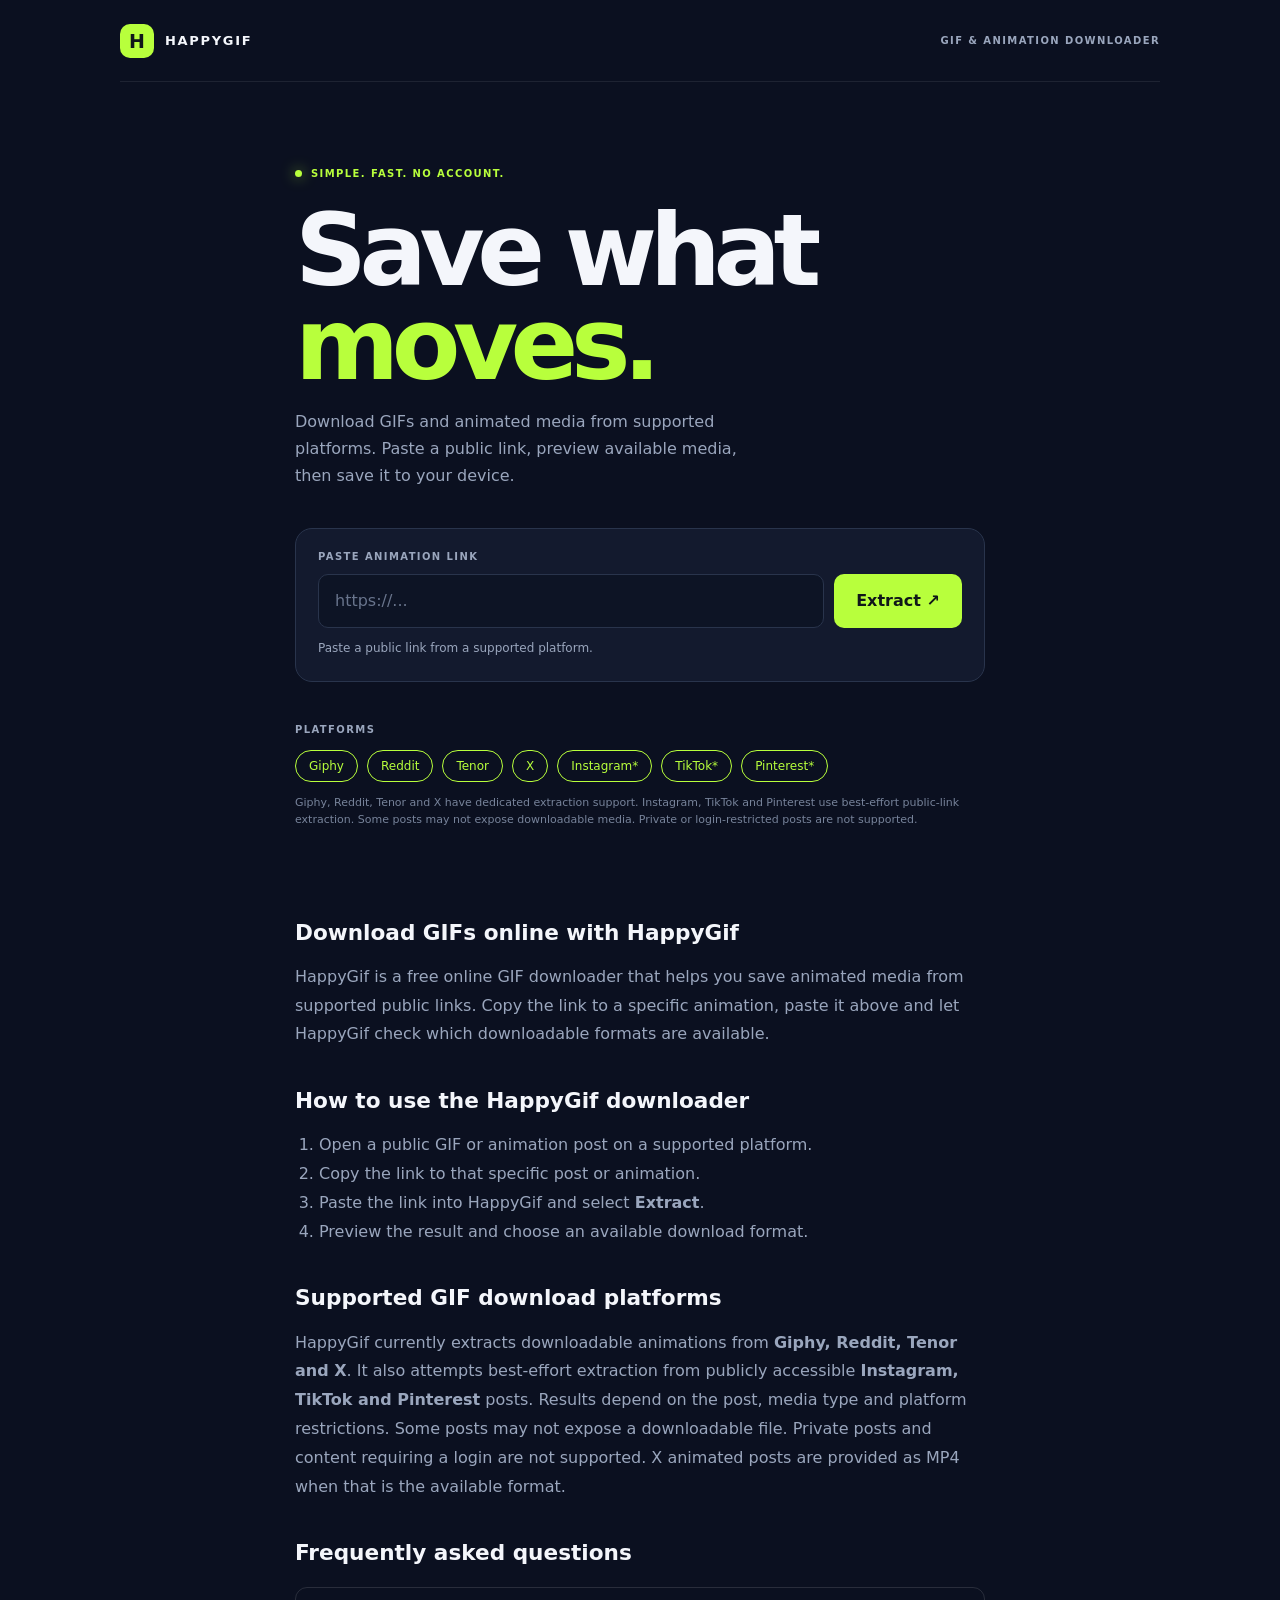
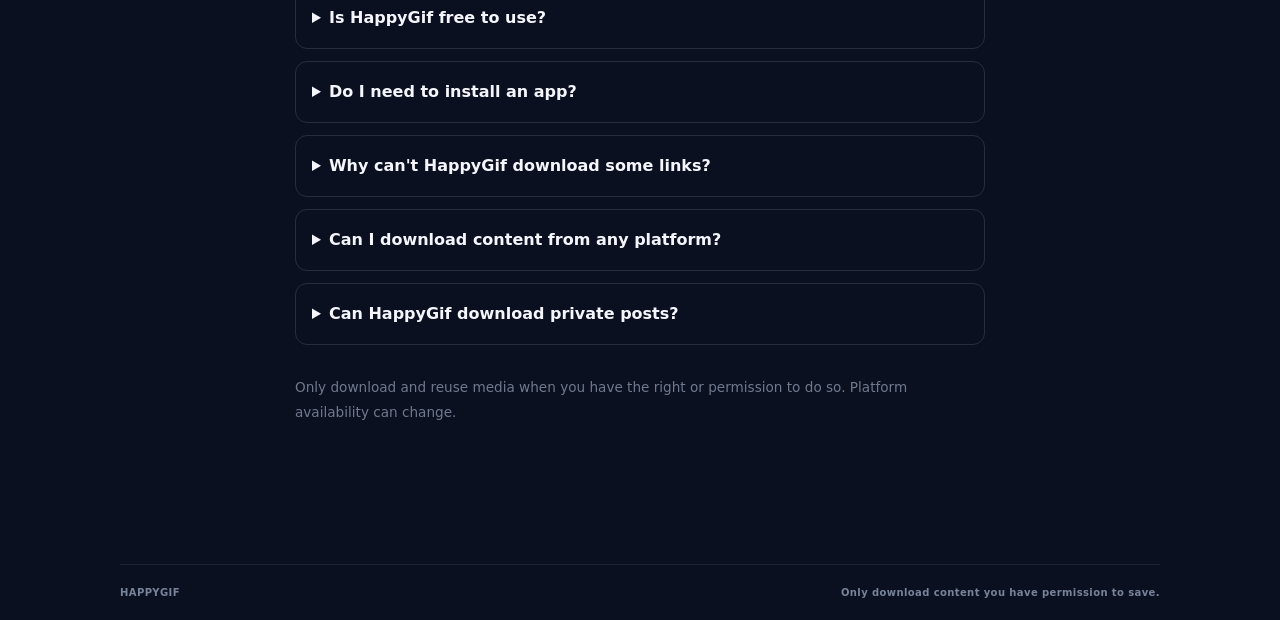
<file: index.html>
<!doctype html>
<html lang="en">
<head>
  <meta charset="UTF-8">
  <meta name="viewport" content="width=device-width, initial-scale=1">

  <title>HappyGif — Download GIFs Online</title>

  <meta name="description" content="Download GIFs and animated media from Giphy, Reddit, Tenor, X, Instagram, TikTok and Pinterest when publicly accessible. Paste a link, preview available media and save it with HappyGif.">

  <meta name="robots" content="index, follow, max-image-preview:large">
  <meta name="theme-color" content="#0b1020">

  <link rel="canonical" href="https://happygif.onrender.com/">
  <link rel="icon" type="image/svg+xml" href="/favicon.svg">
  <link rel="stylesheet" href="/style.css">

  <!-- Open Graph -->
  <meta property="og:type" content="website">
  <meta property="og:site_name" content="HappyGif">
  <meta property="og:title" content="HappyGif — Download GIFs Online">
  <meta property="og:description" content="Paste a public link from a supported platform. Preview available media and download it with HappyGif.">
  <meta property="og:url" content="https://happygif.onrender.com/">

  <!-- X / Twitter -->
  <meta name="twitter:card" content="summary">
  <meta name="twitter:title" content="HappyGif — Download GIFs Online">
  <meta name="twitter:description" content="Download GIFs and supported animated media from public links with HappyGif.">

  <!-- Search engine structured data -->
  <script type="application/ld+json">
  {
    "@context": "https://schema.org",
    "@type": "WebApplication",
    "name": "HappyGif",
    "url": "https://happygif.onrender.com/",
    "description": "An online tool for previewing and downloading GIFs and animated media from supported public links on Giphy, Reddit, Tenor, X, Instagram, TikTok and Pinterest.",
    "applicationCategory": "UtilitiesApplication",
    "operatingSystem": "Any",
    "offers": {
      "@type": "Offer",
      "price": "0",
      "priceCurrency": "USD"
    }
  }
  </script>

  <!-- FAQ structured data -->
  <script type="application/ld+json">
  {
    "@context": "https://schema.org",
    "@type": "FAQPage",
    "mainEntity": [
      {
        "@type": "Question",
        "name": "How do I download a GIF with HappyGif?",
        "acceptedAnswer": {
          "@type": "Answer",
          "text": "Copy a public animation link from a supported platform, paste it into HappyGif, select Extract, preview the result and choose an available download format."
        }
      },
      {
        "@type": "Question",
        "name": "Which platforms does HappyGif support?",
        "acceptedAnswer": {
          "@type": "Answer",
          "text": "HappyGif extracts downloadable media from Giphy, Reddit, Tenor and X, and attempts best-effort extraction from publicly accessible Instagram, TikTok and Pinterest posts. Results vary by post and platform restrictions."
        }
      },
      {
        "@type": "Question",
        "name": "Does HappyGif require an account?",
        "acceptedAnswer": {
          "@type": "Answer",
          "text": "No. HappyGif can be used without creating an account."
        }
      },
      {
        "@type": "Question",
        "name": "Why does an X download save as an MP4?",
        "acceptedAnswer": {
          "@type": "Answer",
          "text": "Animated media from X is often delivered as MP4 video, so HappyGif provides the available MP4 download."
        }
      },
      {
        "@type": "Question",
        "name": "Can HappyGif download private posts?",
        "acceptedAnswer": {
          "@type": "Answer",
          "text": "No. HappyGif does not bypass private-account restrictions or login requirements. Only publicly accessible media that can be retrieved is supported."
        }
      }
    ]
  }
  </script>
</head>

<body>
  <main class="page">

    <nav class="nav" aria-label="Main navigation">
      <a class="brand" href="/" aria-label="HappyGif home">
        <span class="brand-mark">H</span>
        <span>HAPPYGIF</span>
      </a>

      <span class="nav-note">GIF & ANIMATION DOWNLOADER</span>
    </nav>

    <section class="hero">

      <div class="eyebrow">
        <span class="pulse"></span>
        SIMPLE. FAST. NO ACCOUNT.
      </div>

      <h1>Save what<br><span>moves.</span></h1>

      <p class="intro">
        Download GIFs and animated media from supported platforms.
        Paste a public link, preview available media, then save it to your device.
      </p>

      <form id="extract-form" class="extract-card">

        <label for="media-url">PASTE ANIMATION LINK</label>

        <div class="input-row">
          <input
            id="media-url"
            name="url"
            type="url"
            placeholder="https://..."
            autocomplete="url"
            required
          >

          <button id="extract-button" type="submit">
            Extract <span aria-hidden="true">↗</span>
          </button>
        </div>

        <p id="message" class="message" role="status" aria-live="polite">
          Paste a public link from a supported platform.
        </p>

      </form>

      <div id="result"></div>

      <div class="supported">

        <span>PLATFORMS</span>

        <div class="platforms">
          <span class="live">Giphy</span>
          <span class="live">Reddit</span>
          <span class="live">Tenor</span>
          <span class="live">X</span>
          <span class="live">Instagram*</span>
          <span class="live">TikTok*</span>
          <span class="live">Pinterest*</span>
        </div>

        <small>
          Giphy, Reddit, Tenor and X have dedicated extraction support.
          Instagram, TikTok and Pinterest use best-effort public-link extraction.
          Some posts may not expose downloadable media.
          Private or login-restricted posts are not supported.
        </small>

      </div>

      <!-- Search engine content -->
      <section class="seo-content" aria-labelledby="how-it-works">

        <h2 id="how-it-works">Download GIFs online with HappyGif</h2>

        <p>
          HappyGif is a free online GIF downloader that helps you save
          animated media from supported public links. Copy the link to
          a specific animation, paste it above and let HappyGif check
          which downloadable formats are available.
        </p>

        <h2>How to use the HappyGif downloader</h2>

        <ol>
          <li>Open a public GIF or animation post on a supported platform.</li>
          <li>Copy the link to that specific post or animation.</li>
          <li>Paste the link into HappyGif and select <strong>Extract</strong>.</li>
          <li>Preview the result and choose an available download format.</li>
        </ol>

        <h2>Supported GIF download platforms</h2>

        <p>
          HappyGif currently extracts downloadable animations from
          <strong>Giphy, Reddit, Tenor and X</strong>.
          It also attempts best-effort extraction from publicly accessible
          <strong>Instagram, TikTok and Pinterest</strong> posts.
          Results depend on the post, media type and platform restrictions.
          Some posts may not expose a downloadable file.
          Private posts and content requiring a login are not supported.
          X animated posts are provided as MP4 when that is the available format.
        </p>

        <h2>Frequently asked questions</h2>

        <div class="faq-list">

          <details>
            <summary>Is HappyGif free to use?</summary>
            <p>
              Yes. HappyGif is currently free to use and does not
              require an account.
            </p>
          </details>

          <details>
            <summary>Do I need to install an app?</summary>
            <p>
              No. HappyGif runs in your web browser. Open the website,
              paste a supported public link and extract the animation.
            </p>
          </details>

          <details>
            <summary>Why can't HappyGif download some links?</summary>
            <p>
              A post may be private, removed, unavailable, or hosted on
              a platform that restricts automated access. Some posts
              may also contain still images rather than downloadable
              GIF or video media.
            </p>
          </details>

          <details>
            <summary>Can I download content from any platform?</summary>
            <p>
              HappyGif supports Giphy, Reddit, Tenor and X, and attempts
              extraction from public Instagram, TikTok and Pinterest links.
              Availability depends on the post and platform restrictions.
            </p>
          </details>

          <details>
            <summary>Can HappyGif download private posts?</summary>
            <p>
              No. HappyGif does not bypass private-account restrictions
              or login requirements. Only publicly accessible media
              that can be retrieved is supported.
            </p>
          </details>

        </div>

        <p class="legal-note">
          Only download and reuse media when you have the right or
          permission to do so. Platform availability can change.
        </p>

      </section>

    </section>

    <footer>
      <span>HAPPYGIF</span>
      <span>Only download content you have permission to save.</span>
    </footer>

  </main>

  <script src="/app.js" defer></script>
</body>
</html>
</file>
<file: style.css>
:root {
  color-scheme: dark;
  --bg: #0b1020;
  --panel: #131a2e;
  --text: #f4f6fb;
  --muted: #9aa6bd;
  --lime: #b8ff3c;
  --line: #29344c;
  --red: #ff7b86;
}

* {
  box-sizing: border-box;
}

body {
  margin: 0;
  min-height: 100vh;
  background: var(--bg);
  color: var(--text);
  font-family: Inter, ui-sans-serif, system-ui, -apple-system,
    BlinkMacSystemFont, "Segoe UI", sans-serif;
}

.page {
  width: min(100% - 40px, 1040px);
  min-height: 100vh;
  margin: 0 auto;
  display: flex;
  flex-direction: column;
}

.nav {
  height: 82px;
  display: flex;
  align-items: center;
  justify-content: space-between;
  border-bottom: 1px solid rgba(255,255,255,.08);
}

.brand {
  display: inline-flex;
  align-items: center;
  gap: 11px;
  color: var(--text);
  text-decoration: none;
  font-size: 13px;
  font-weight: 850;
  letter-spacing: .13em;
}

.brand-mark {
  width: 34px;
  height: 34px;
  display: grid;
  place-items: center;
  border-radius: 10px;
  background: var(--lime);
  color: #101719;
  font-size: 19px;
  letter-spacing: 0;
}

.nav-note,
.eyebrow,
.extract-card label,
.supported > span,
footer {
  font-size: 10px;
  font-weight: 750;
  letter-spacing: .14em;
}

.nav-note {
  color: var(--muted);
}

.hero {
  width: min(100%, 690px);
  margin: auto;
  padding: 86px 0 100px;
}

.eyebrow {
  display: flex;
  align-items: center;
  gap: 9px;
  color: var(--lime);
}

.pulse {
  width: 7px;
  height: 7px;
  border-radius: 50%;
  background: var(--lime);
  box-shadow: 0 0 14px rgba(184,255,60,.7);
}

h1 {
  margin: 25px 0 16px;
  font-size: clamp(58px, 11vw, 100px);
  line-height: .94;
  letter-spacing: -.075em;
}

h1 span {
  color: var(--lime);
}

.intro {
  max-width: 480px;
  color: var(--muted);
  font-size: 16px;
  line-height: 1.7;
}

.extract-card {
  margin-top: 38px;
  padding: 22px;
  background: var(--panel);
  border: 1px solid var(--line);
  border-radius: 17px;
}

.extract-card label {
  display: block;
  color: var(--muted);
  margin-bottom: 12px;
}

.input-row {
  display: flex;
  gap: 10px;
}

input {
  width: 100%;
  min-width: 0;
  height: 54px;
  padding: 0 16px;
  border: 1px solid var(--line);
  border-radius: 10px;
  outline: none;
  background: #0d1425;
  color: var(--text);
  font: inherit;
}

input:focus {
  border-color: var(--lime);
}

input::placeholder {
  color: #68748c;
}

button {
  flex: 0 0 auto;
  min-width: 128px;
  border: 0;
  border-radius: 10px;
  padding: 0 18px;
  background: var(--lime);
  color: #101719;
  font: inherit;
  font-weight: 800;
  cursor: pointer;
}

button:hover {
  filter: brightness(1.06);
}

button:disabled {
  opacity: .65;
  cursor: wait;
}

.message {
  min-height: 18px;
  margin: 13px 0 0;
  color: var(--muted);
  font-size: 12px;
}

.message.error {
  color: var(--red);
}

.message.success {
  color: var(--lime);
}

.supported {
  margin-top: 36px;
}

.supported > span {
  color: var(--muted);
}

.platforms {
  display: flex;
  flex-wrap: wrap;
  gap: 9px;
  margin: 13px 0 10px;
}

.platforms span {
  padding: 8px 13px;
  border: 1px solid var(--line);
  border-radius: 999px;
  color: #dce3f0;
  font-size: 12px;
}

.supported small {
  display: block;
  margin-top: 12px;
  color: #77839a;
  font-size: 11px;
  line-height: 1.6;
}

footer {
  display: flex;
  justify-content: space-between;
  gap: 20px;
  padding: 22px 0;
  border-top: 1px solid rgba(255,255,255,.08);
  color: #77839a;
  letter-spacing: .04em;
}

.platforms span.live {
  border-color: var(--lime);
  color: var(--lime);
}

#result:empty {
  display: none;
}

.result-card {
  margin-top: 16px;
  padding: 16px;
  background: var(--panel);
  border: 1px solid var(--line);
  border-radius: 17px;
}

.preview {
  display: grid;
  place-items: center;
  min-height: 120px;
  max-height: 380px;
  overflow: hidden;
  border-radius: 10px;
  background: #0d1425;
}

.preview img,
.preview video {
  display: block;
  max-width: 100%;
  max-height: 380px;
}

.preview-fail {
  margin: 0;
  padding: 24px;
  color: var(--muted);
  font-size: 12px;
  text-align: center;
}

.result-meta {
  margin-top: 14px;
}

.result-platform {
  color: var(--muted);
  font-size: 10px;
  font-weight: 750;
  letter-spacing: .14em;
}

.result-title {
  margin: 6px 0 0;
  font-size: 14px;
  line-height: 1.5;
  overflow-wrap: anywhere;
}

.actions {
  display: flex;
  flex-wrap: wrap;
  gap: 10px;
  margin-top: 14px;
}

.download {
  flex: 1 1 160px;
  display: grid;
  place-items: center;
  height: 50px;
  padding: 0 16px;
  border-radius: 10px;
  background: var(--lime);
  color: #101719;
  font-weight: 800;
  font-size: 14px;
  text-decoration: none;
}

.download:hover {
  filter: brightness(1.06);
}

.result-badges {
  display: flex;
  flex-wrap: wrap;
  gap: 8px;
  align-items: center;
}

.result-format {
  padding: 3px 8px;
  border: 1px solid var(--line);
  border-radius: 999px;
  color: #dce3f0;
  font-size: 10px;
  font-weight: 750;
  letter-spacing: .08em;
}

.preview-loading {
  margin: 0;
  padding: 24px;
  color: var(--muted);
  font-size: 12px;
  text-align: center;
}

/* SEO content */

.seo-content {
  width: 100%;
  max-width: 760px;
  margin: 90px auto 40px;
  text-align: left;
  line-height: 1.75;
}

.seo-content h2 {
  margin: 38px 0 12px;
  font-size: 1.35rem;
  line-height: 1.3;
}

.seo-content p,
.seo-content li {
  line-height: 1.8;
  color: var(--muted);
}

.seo-content ol {
  padding-left: 24px;
}

.faq-list {
  display: grid;
  gap: 12px;
  margin-top: 20px;
}

.faq-list details {
  padding: 16px;
  border: 1px solid rgba(255,255,255,0.12);
  border-radius: 12px;
}

.faq-list summary {
  cursor: pointer;
  font-weight: 600;
}

.faq-list details p {
  margin-bottom: 0;
}

.legal-note {
  margin-top: 30px;
  font-size: 0.85rem;
  opacity: 0.7;
}

@media (max-width: 560px) {
  .page {
    width: min(100% - 28px, 1040px);
  }

  .nav {
    height: 68px;
  }

  .nav-note {
    font-size: 8px;
  }

  .hero {
    padding: 70px 0 80px;
  }

  .extract-card {
    padding: 16px;
  }

  .input-row {
    flex-direction: column;
  }

  button {
    height: 50px;
  }

  footer {
    flex-direction: column;
    font-size: 9px;
  }
}
</file>
